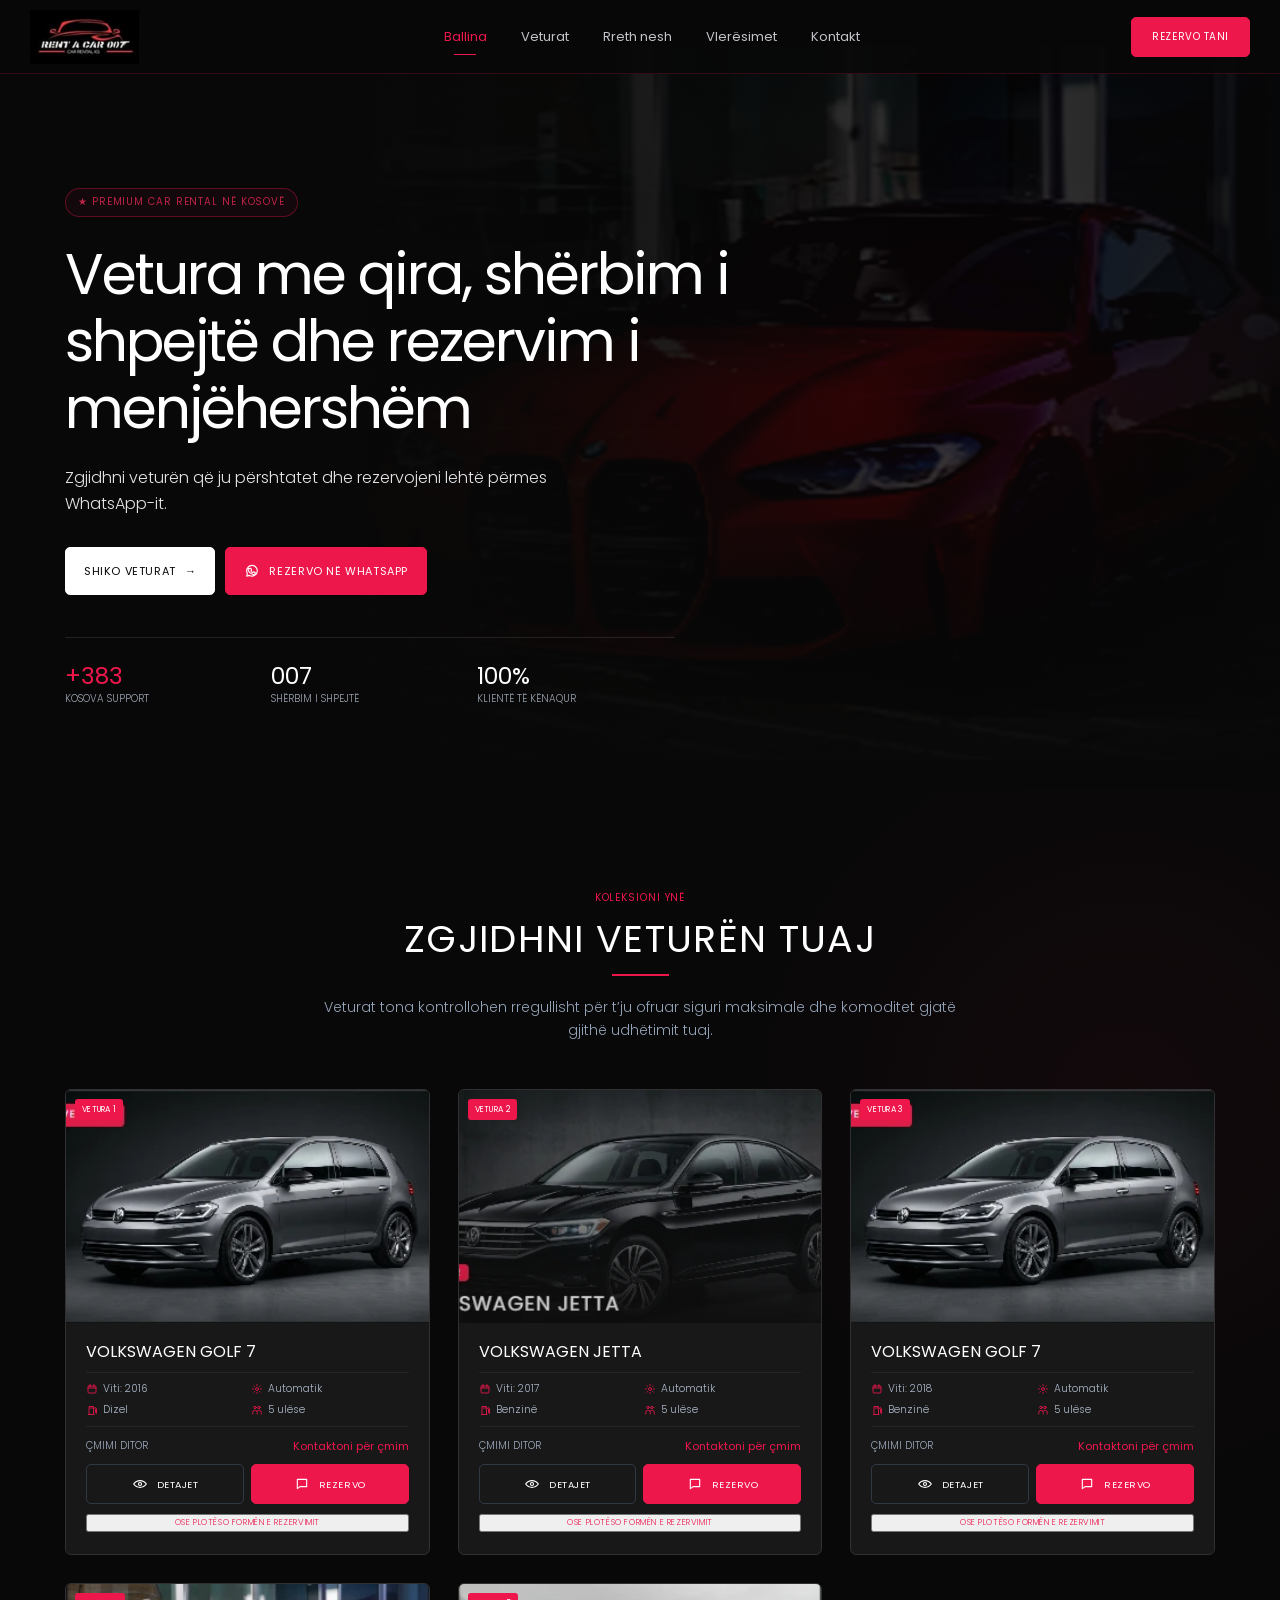
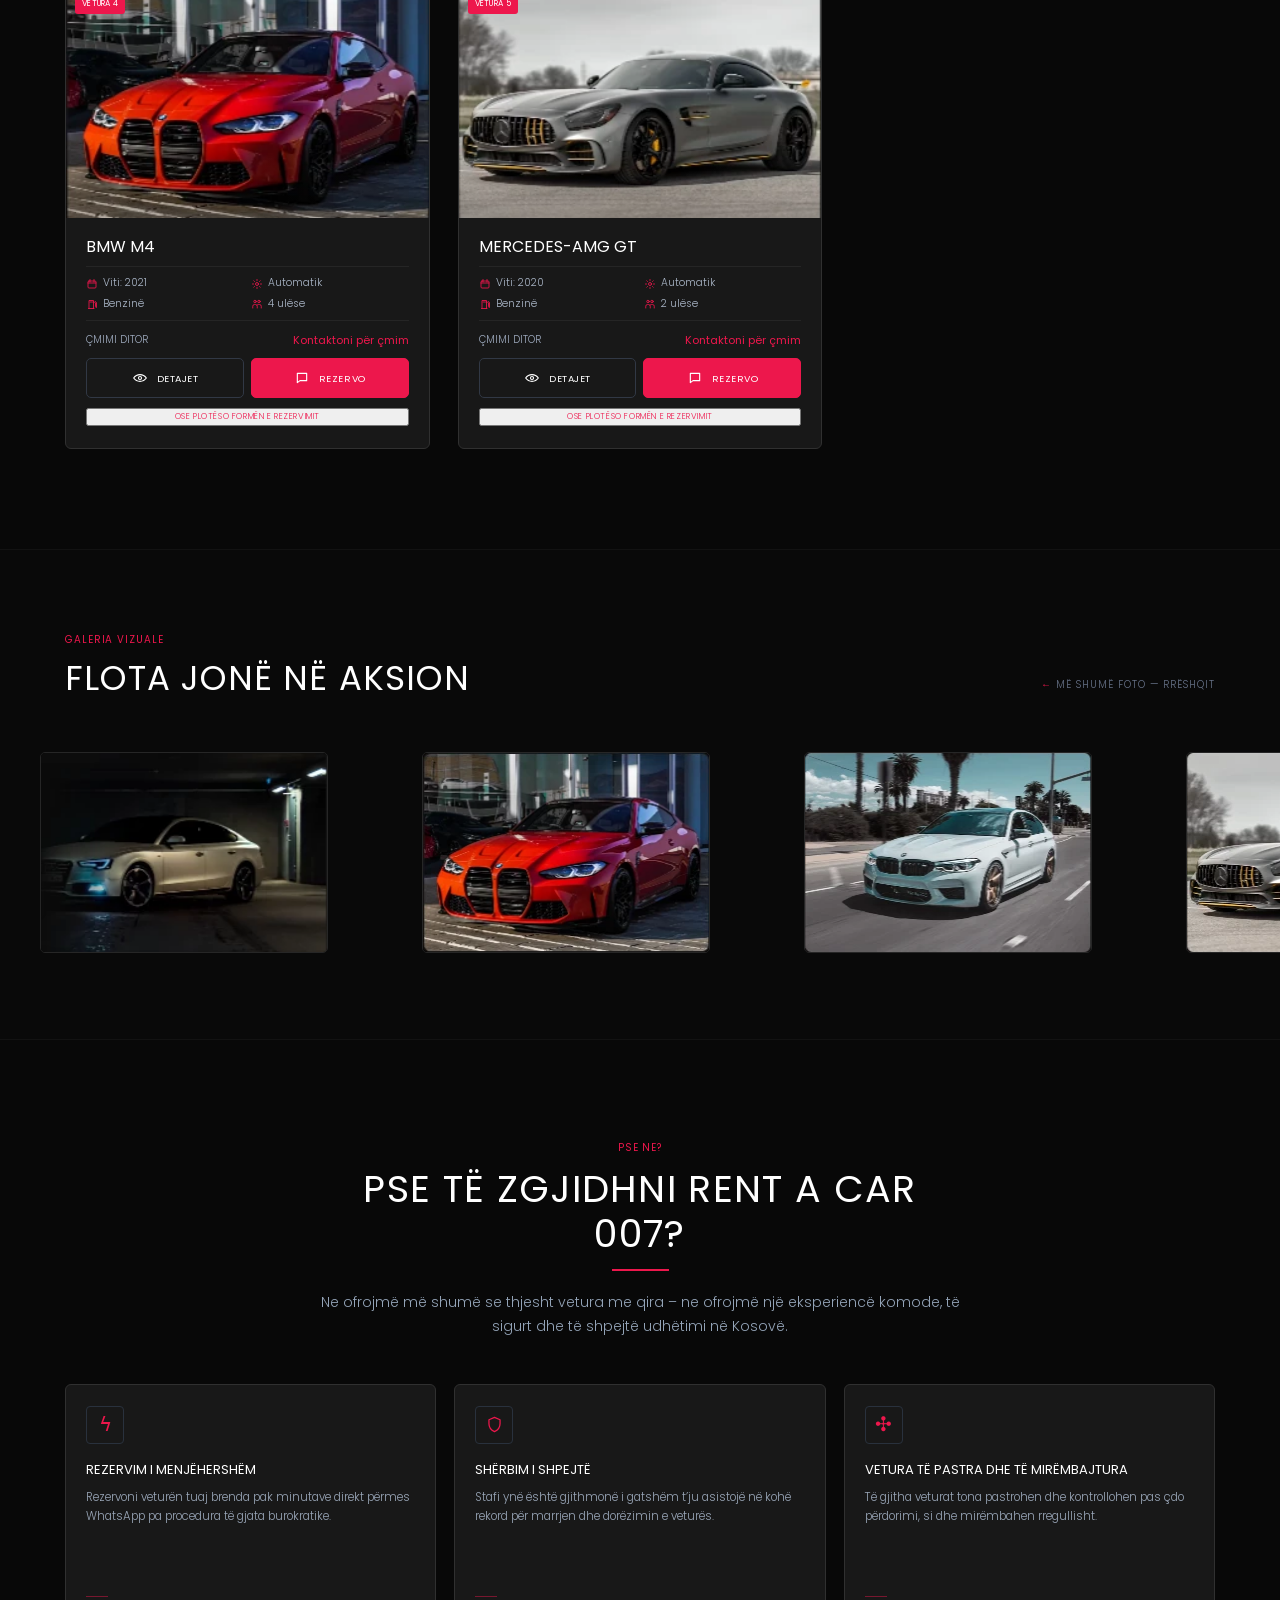
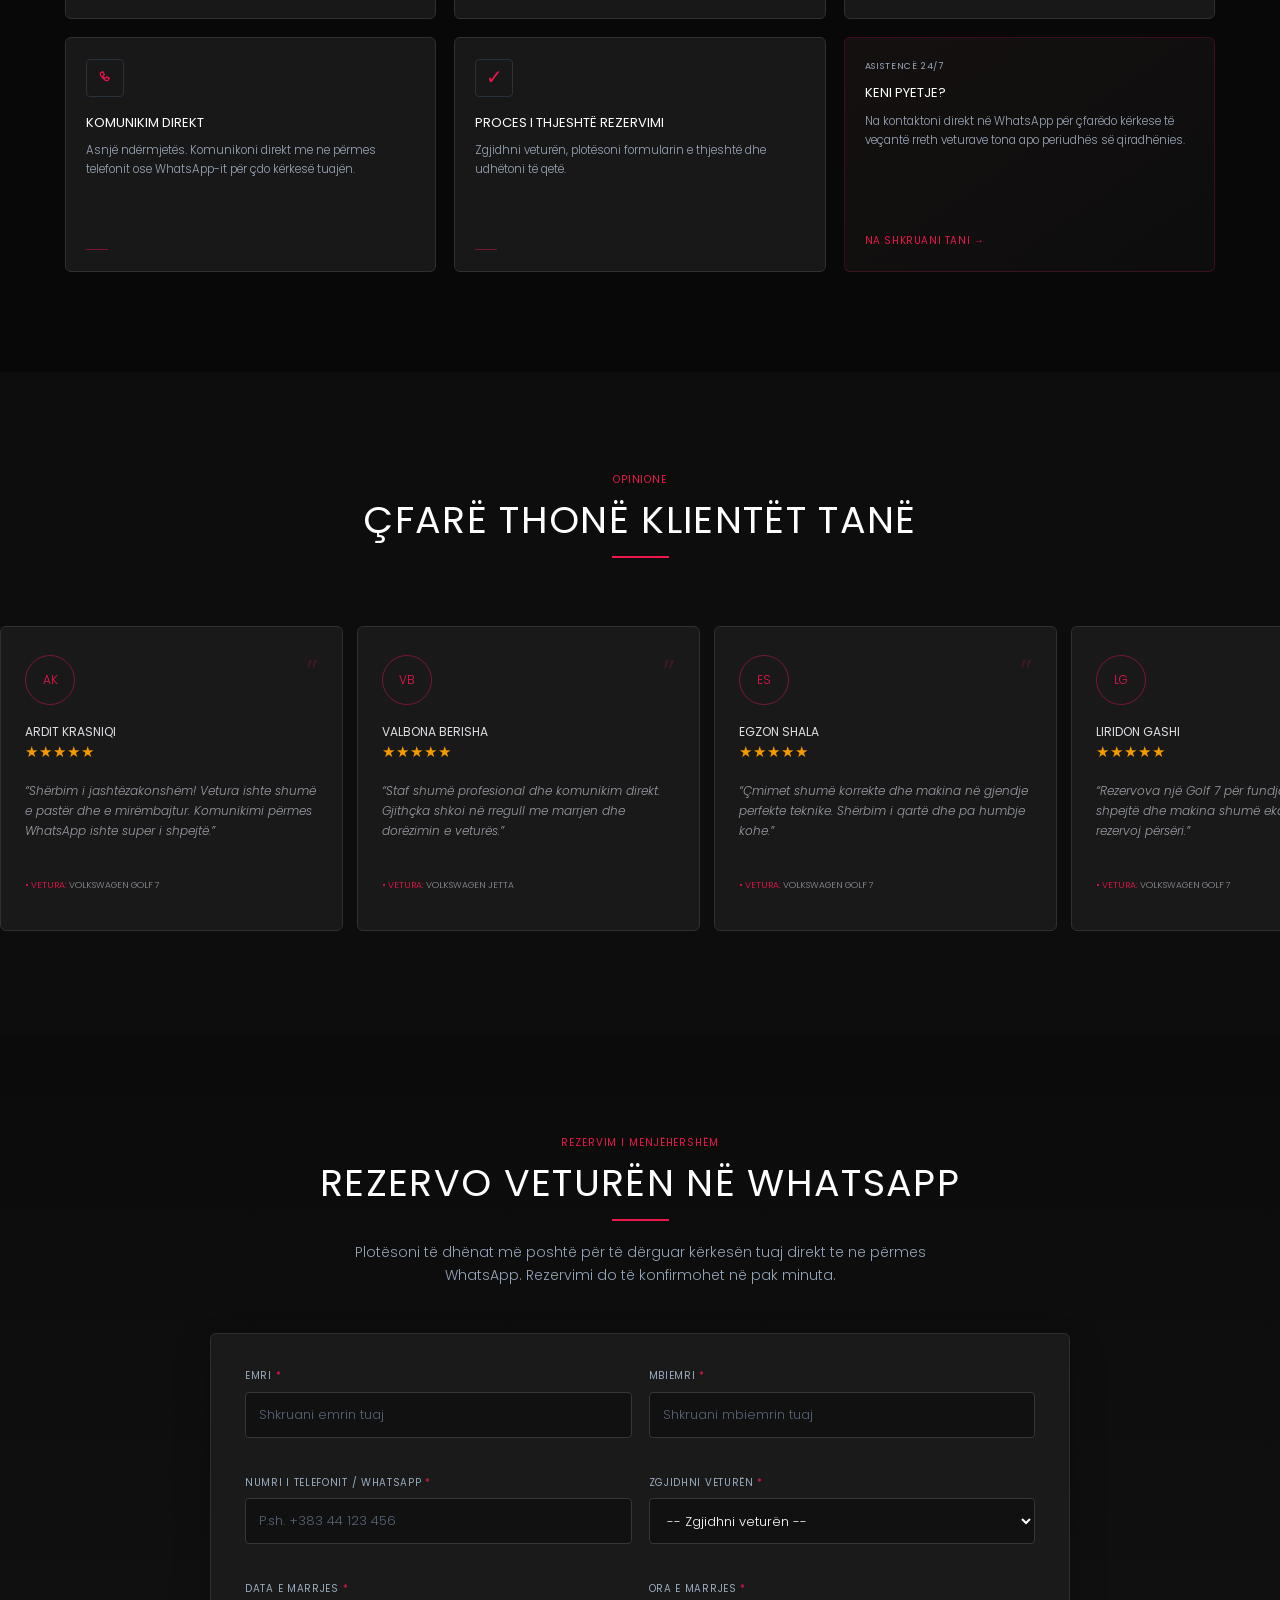
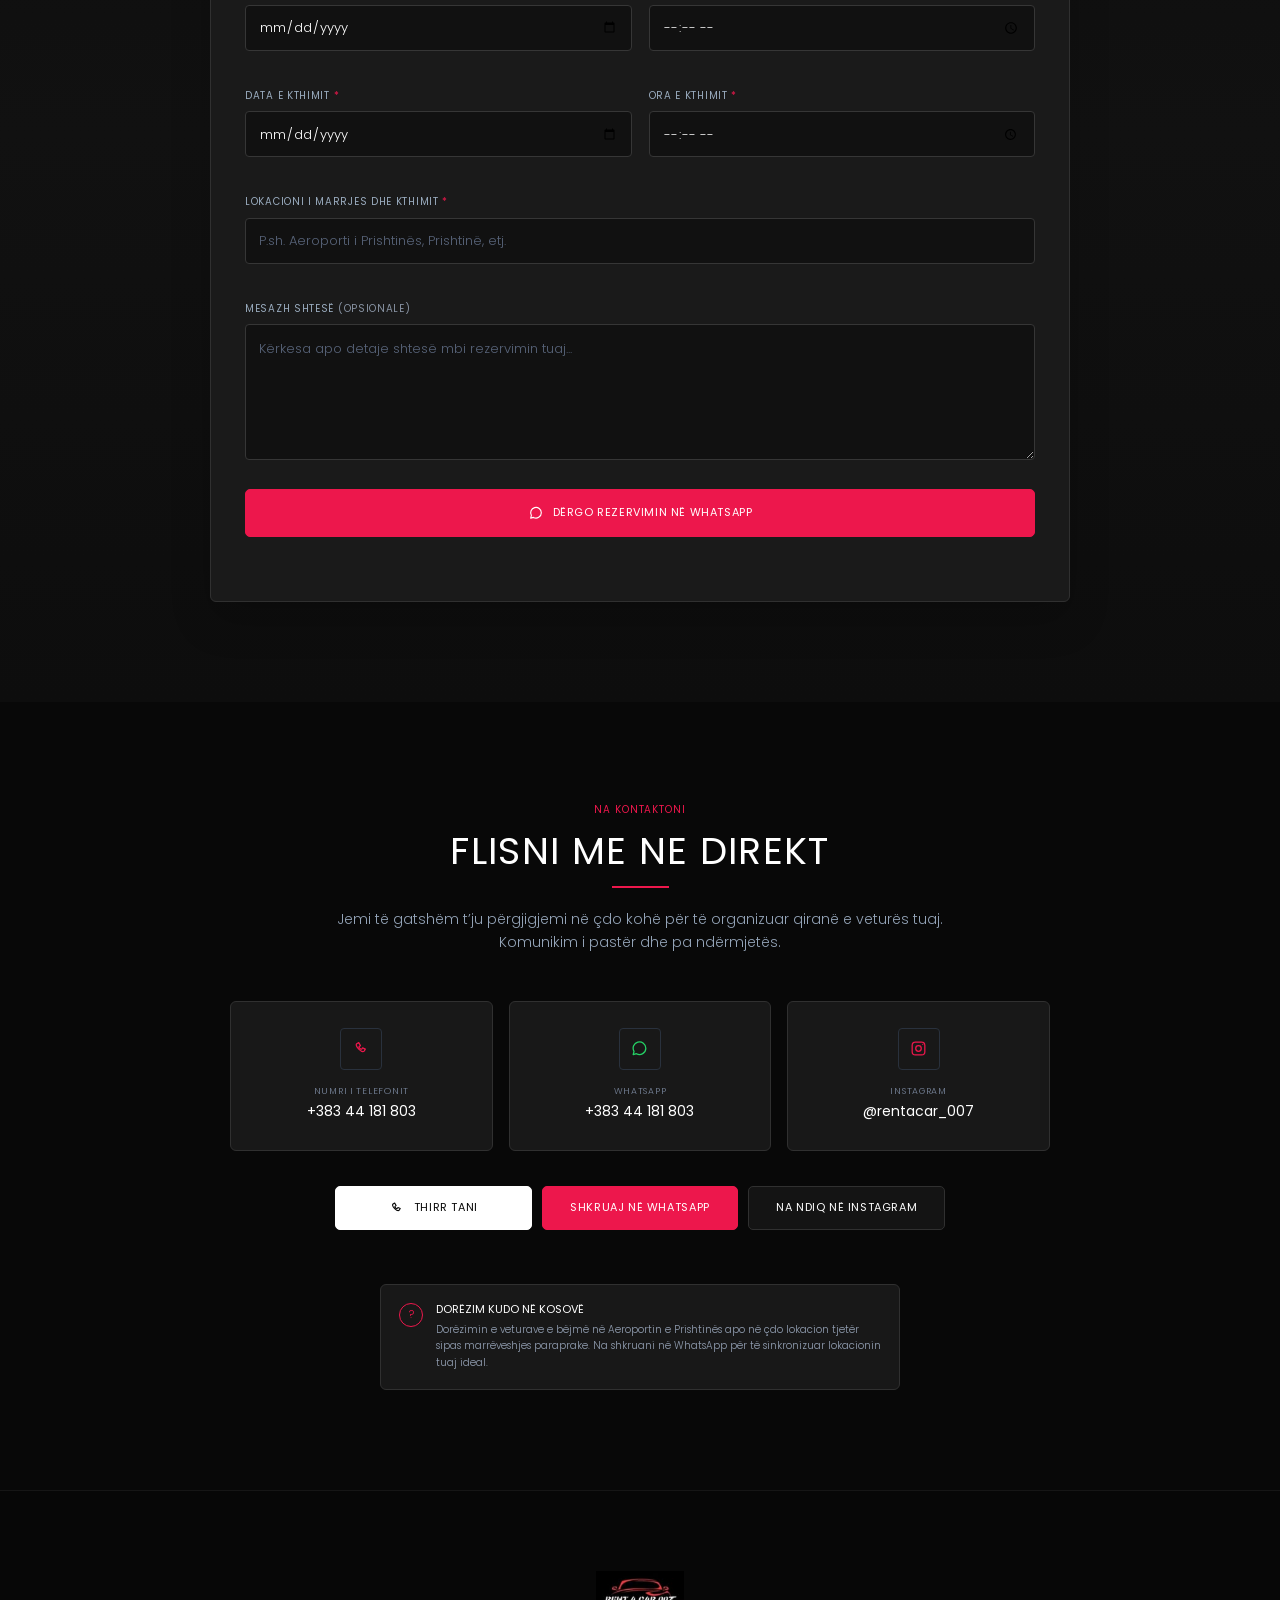
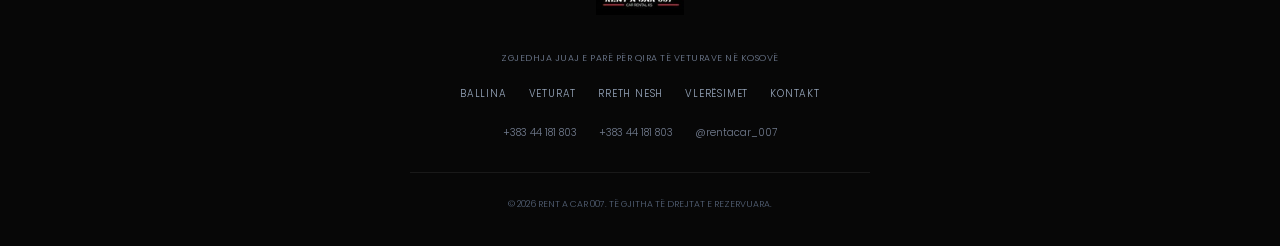
<file: index.html>
<!doctype html>
<html lang="sq">
<head>
  <meta charset="utf-8">
  <meta name="viewport" content="width=device-width, initial-scale=1, viewport-fit=cover">
  <meta name="theme-color" content="#080808">
  <meta name="description" content="Rezervoni veturën tuaj me Rent A Car 007. Shërbim i shpejtë, komunikim direkt dhe dorëzim sipas marrëveshjes në Kosovë.">
  <meta name="robots" content="index,follow">
  <title>Rent A Car 007 | Vetura me qira në Kosovë</title>

  <link rel="canonical" href="https://rentacar007.example/">
  <link rel="icon" type="image/png" href="assets/logo/favicon.png">
  <link rel="preconnect" href="https://fonts.googleapis.com">
  <link rel="preconnect" href="https://fonts.gstatic.com" crossorigin>
  <link href="https://fonts.googleapis.com/css2?family=Poppins:wght@300;400&display=swap" rel="stylesheet">
  <link rel="preload" href="assets/images/hero-car.webp" as="image" type="image/webp">
  <link rel="stylesheet" href="css/style.css?v=20260714-2">

  <meta property="og:type" content="website">
  <meta property="og:title" content="Rent A Car 007 | Vetura me qira në Kosovë">
  <meta property="og:description" content="Shërbim i shpejtë, komunikim direkt dhe dorëzim sipas marrëveshjes në Kosovë.">
  <meta property="og:image" content="assets/images/og-rentacar007.jpg">
  <meta property="og:locale" content="sq_AL">
  <meta name="twitter:card" content="summary_large_image">
  <meta name="twitter:title" content="Rent A Car 007 | Vetura me qira në Kosovë">
  <meta name="twitter:description" content="Rezervoni veturën tuaj shpejt dhe lehtë përmes WhatsApp-it.">
  <meta name="twitter:image" content="assets/images/og-rentacar007.jpg">

  <script type="application/ld+json">
  {
    "@context": "https://schema.org",
    "@type": "AutoRental",
    "name": "Rent A Car 007",
    "description": "Vetura me qira, shërbim i shpejtë dhe rezervim i menjëhershëm në Kosovë.",
    "telephone": "+38344181803",
    "areaServed": {"@type": "Country", "name": "Kosovë"},
    "sameAs": ["https://instagram.com/rentacar_007"],
    "contactPoint": {
      "@type": "ContactPoint",
      "telephone": "+38344181803",
      "contactType": "rezervime",
      "availableLanguage": ["Albanian"]
    }
  }
  </script>
</head>
<body>
  <a class="skip-link" href="#main-content">Kalo te përmbajtja</a>

  <header class="site-header" id="siteHeader">
    <div class="header-inner container-wide">
      <a class="brand" href="#ballina" aria-label="Rent A Car 007 — Ballina">
        <img src="assets/logo/rentacar007-logo.png" width="175" height="48" alt="Logoja Rent A Car 007">
      </a>

      <nav class="desktop-nav" aria-label="Navigimi kryesor">
        <a href="#ballina" class="nav-link active">Ballina</a>
        <a href="#veturat" class="nav-link">Veturat</a>
        <a href="#rreth-nesh" class="nav-link">Rreth nesh</a>
        <a href="#vleresimet" class="nav-link">Vlerësimet</a>
        <a href="#kontakt" class="nav-link">Kontakt</a>
      </nav>

      <a class="button button-primary header-cta" href="#rezervimi">Rezervo tani</a>

      <button class="menu-button" id="menuButton" type="button" aria-expanded="false" aria-controls="mobileMenu" aria-label="Hap menynë">
        <span></span><span></span><span></span>
      </button>
    </div>
  </header>

  <div class="menu-overlay" id="menuOverlay" hidden></div>
  <aside class="mobile-menu" id="mobileMenu" aria-hidden="true" aria-label="Menyja mobile">
    <div class="mobile-menu-top">
      <img src="assets/logo/rentacar007-logo.png" width="175" height="48" alt="Logoja Rent A Car 007">
      <button class="menu-close" id="menuClose" type="button" aria-label="Mbyll menynë">×</button>
    </div>
    <nav class="mobile-nav" aria-label="Navigimi mobile">
      <a href="#ballina">Ballina</a>
      <a href="#veturat">Veturat</a>
      <a href="#rreth-nesh">Rreth nesh</a>
      <a href="#vleresimet">Vlerësimet</a>
      <a href="#kontakt">Kontakt</a>
      <a href="#rezervimi" class="button button-primary">Rezervo tani</a>
    </nav>
  </aside>

  <main id="main-content">
    <section class="hero section-anchor" id="ballina" aria-labelledby="heroTitle">
      <div class="hero-glow" aria-hidden="true"></div>
      <img class="hero-car" src="assets/images/hero-car.webp" width="1440" height="1000" alt="Veturë sportive premium me ngjyrë të kuqe në ambient urban">
      <div class="hero-overlay" aria-hidden="true"></div>

      <div class="hero-content container">
        <div class="hero-copy reveal">
          <p class="eyebrow outlined"><span aria-hidden="true">★</span> Premium car rental në Kosovë</p>
          <h1 id="heroTitle">Vetura me qira, shërbim i shpejtë dhe rezervim i menjëhershëm</h1>
          <p class="hero-description">Zgjidhni veturën që ju përshtatet dhe rezervojeni lehtë përmes WhatsApp-it.</p>
          <div class="hero-actions">
            <a class="button button-light" href="#veturat">Shiko veturat <span aria-hidden="true">→</span></a>
            <a class="button button-primary js-general-whatsapp" href="https://wa.me/38344181803" target="_blank" rel="noopener">
              <svg aria-hidden="true" viewBox="0 0 24 24"><path d="M20 11.6a8 8 0 0 1-11.8 7l-4.2 1.1 1.1-4A8 8 0 1 1 20 11.6Z"/><path d="M8.8 8.4c.2-.4.4-.4.7-.4h.5c.2 0 .4.1.5.4l.8 1.9c.1.3 0 .5-.2.7l-.6.7c-.2.2-.1.4 0 .6.5.9 1.2 1.6 2.1 2.1.2.1.4.2.6 0l.8-1c.2-.2.4-.3.7-.2l1.8.9c.3.1.4.3.4.5 0 .4-.2 1.4-.9 2-.6.5-1.4.8-2.2.6-1.3-.3-3.1-1-4.8-2.5-1.4-1.2-2.5-3.1-2.8-4.4-.2-.8.1-1.6.6-2.1Z"/></svg>
              Rezervo në WhatsApp
            </a>
          </div>

          <div class="hero-stats" aria-label="Informacione të shpejta">
            <div class="stat"><strong class="accent">+383</strong><span>Kosova support</span></div>
            <div class="stat"><strong>007</strong><span>Shërbim i shpejtë</span></div>
            <div class="stat"><strong>100%</strong><span>Klientë të kënaqur</span></div>
          </div>
        </div>
      </div>
    </section>

    <section class="section section-anchor vehicles-section" id="veturat" aria-labelledby="vehiclesTitle">
      <div class="container">
        <div class="section-heading centered reveal">
          <p class="eyebrow">Koleksioni ynë</p>
          <h2 id="vehiclesTitle">Zgjidhni veturën tuaj</h2>
          <span class="heading-line" aria-hidden="true"></span>
          <p>Veturat tona kontrollohen rregullisht për t’ju ofruar siguri maksimale dhe komoditet gjatë gjithë udhëtimit tuaj.</p>
        </div>
        <div class="vehicle-grid" id="vehicleGrid" aria-live="polite"></div>
      </div>
    </section>

    <section class="gallery-section" aria-labelledby="galleryTitle">
      <div class="container gallery-heading reveal">
        <div>
          <p class="eyebrow">Galeria vizuale</p>
          <h2 id="galleryTitle">Flota jonë në aksion</h2>
        </div>
        <p class="gallery-hint"><span aria-hidden="true">←</span> Më shumë foto — rrëshqit</p>
      </div>
      <div class="marquee gallery-marquee" data-marquee="left" data-speed="55" aria-label="Galeri e veturave në lëvizje">
        <div class="marquee-track" id="galleryTrack"></div>
      </div>
    </section>

    <section class="section section-anchor why-section" id="rreth-nesh" aria-labelledby="whyTitle">
      <div class="container">
        <div class="section-heading centered reveal">
          <p class="eyebrow">Pse ne?</p>
          <h2 id="whyTitle">Pse të zgjidhni Rent A Car 007?</h2>
          <span class="heading-line" aria-hidden="true"></span>
          <p>Ne ofrojmë më shumë se thjesht vetura me qira – ne ofrojmë një eksperiencë komode, të sigurt dhe të shpejtë udhëtimi në Kosovë.</p>
        </div>

        <div class="benefit-grid">
          <article class="benefit-card reveal">
            <div class="icon-box" aria-hidden="true">ϟ</div>
            <h3>Rezervim i menjëhershëm</h3>
            <p>Rezervoni veturën tuaj brenda pak minutave direkt përmes WhatsApp pa procedura të gjata burokratike.</p>
            <span class="card-line" aria-hidden="true"></span>
          </article>
          <article class="benefit-card reveal">
            <div class="icon-box" aria-hidden="true">
              <svg viewBox="0 0 24 24"><path d="M12 3 5 6v5c0 4.5 2.8 8.1 7 10 4.2-1.9 7-5.5 7-10V6l-7-3Z"/></svg>
            </div>
            <h3>Shërbim i shpejtë</h3>
            <p>Stafi ynë është gjithmonë i gatshëm t’ju asistojë në kohë rekord për marrjen dhe dorëzimin e veturës.</p>
            <span class="card-line" aria-hidden="true"></span>
          </article>
          <article class="benefit-card reveal">
            <div class="icon-box" aria-hidden="true">✣</div>
            <h3>Vetura të pastra dhe të mirëmbajtura</h3>
            <p>Të gjitha veturat tona pastrohen dhe kontrollohen pas çdo përdorimi, si dhe mirëmbahen rregullisht.</p>
            <span class="card-line" aria-hidden="true"></span>
          </article>
          <article class="benefit-card reveal">
            <div class="icon-box" aria-hidden="true">
              <svg viewBox="0 0 24 24"><path d="M8.5 4.5 6 6c-1 1-.2 4 2.5 6.8 2.8 2.7 5.8 3.5 6.8 2.5l1.5-2.5-3.4-1.6-1.1 1.5c-.4.5-1.5.1-2.4-.8-.9-.9-1.3-2-.8-2.4l1.5-1.1-2.1-3.9Z"/></svg>
            </div>
            <h3>Komunikim direkt</h3>
            <p>Asnjë ndërmjetës. Komunikoni direkt me ne përmes telefonit ose WhatsApp-it për çdo kërkesë tuajën.</p>
            <span class="card-line" aria-hidden="true"></span>
          </article>
          <article class="benefit-card reveal">
            <div class="icon-box" aria-hidden="true">✓</div>
            <h3>Proces i thjeshtë rezervimi</h3>
            <p>Zgjidhni veturën, plotësoni formularin e thjeshtë dhe udhëtoni të qetë.</p>
            <span class="card-line" aria-hidden="true"></span>
          </article>
          <article class="benefit-card contact-benefit reveal">
            <p class="eyebrow">Asistencë 24/7</p>
            <h3>Keni pyetje?</h3>
            <p>Na kontaktoni direkt në WhatsApp për çfarëdo kërkese të veçantë rreth veturave tona apo periudhës së qiradhënies.</p>
            <a class="text-link js-general-whatsapp" href="https://wa.me/38344181803" target="_blank" rel="noopener">Na shkruani tani <span aria-hidden="true">→</span></a>
          </article>
        </div>
      </div>
    </section>

    <section class="section section-anchor reviews-section" id="vleresimet" aria-labelledby="reviewsTitle">
      <div class="container">
        <div class="section-heading centered reveal">
          <p class="eyebrow">Opinione</p>
          <h2 id="reviewsTitle">Çfarë thonë klientët tanë</h2>
          <span class="heading-line" aria-hidden="true"></span>
        </div>
      </div>
      <div class="marquee reviews-marquee" data-marquee="right" data-speed="62" aria-label="Vlerësime të klientëve në lëvizje">
        <div class="marquee-track" id="reviewsTrack"></div>
      </div>
    </section>

    <section class="section section-anchor booking-section" id="rezervimi" aria-labelledby="bookingTitle">
      <div class="container booking-container">
        <div class="section-heading centered reveal">
          <p class="eyebrow">Rezervim i menjëhershëm</p>
          <h2 id="bookingTitle">Rezervo veturën në WhatsApp</h2>
          <span class="heading-line" aria-hidden="true"></span>
          <p>Plotësoni të dhënat më poshtë për të dërguar kërkesën tuaj direkt te ne përmes WhatsApp. Rezervimi do të konfirmohet në pak minuta.</p>
        </div>

        <form class="booking-form reveal" id="bookingForm" novalidate>
          <div class="form-grid">
            <div class="form-field">
              <label for="firstName">Emri <span>*</span></label>
              <input id="firstName" name="firstName" type="text" autocomplete="given-name" placeholder="Shkruani emrin tuaj" required>
              <small class="field-error" id="firstNameError"></small>
            </div>
            <div class="form-field">
              <label for="lastName">Mbiemri <span>*</span></label>
              <input id="lastName" name="lastName" type="text" autocomplete="family-name" placeholder="Shkruani mbiemrin tuaj" required>
              <small class="field-error" id="lastNameError"></small>
            </div>
            <div class="form-field">
              <label for="phone">Numri i telefonit / WhatsApp <span>*</span></label>
              <input id="phone" name="phone" type="tel" autocomplete="tel" inputmode="tel" placeholder="P.sh. +383 44 123 456" required>
              <small class="field-error" id="phoneError"></small>
            </div>
            <div class="form-field">
              <label for="vehicleSelect">Zgjidhni veturën <span>*</span></label>
              <select id="vehicleSelect" name="vehicle" required>
                <option value="">-- Zgjidhni veturën --</option>
              </select>
              <small class="field-error" id="vehicleSelectError"></small>
            </div>
            <div class="form-field">
              <label for="pickupDate">Data e marrjes <span>*</span></label>
              <input id="pickupDate" name="pickupDate" type="date" required>
              <small class="field-error" id="pickupDateError"></small>
            </div>
            <div class="form-field">
              <label for="pickupTime">Ora e marrjes <span>*</span></label>
              <input id="pickupTime" name="pickupTime" type="time" required>
              <small class="field-error" id="pickupTimeError"></small>
            </div>
            <div class="form-field">
              <label for="returnDate">Data e kthimit <span>*</span></label>
              <input id="returnDate" name="returnDate" type="date" required>
              <small class="field-error" id="returnDateError"></small>
            </div>
            <div class="form-field">
              <label for="returnTime">Ora e kthimit <span>*</span></label>
              <input id="returnTime" name="returnTime" type="time" required>
              <small class="field-error" id="returnTimeError"></small>
            </div>
            <div class="form-field full-width">
              <label for="location">Lokacioni i marrjes dhe kthimit <span>*</span></label>
              <input id="location" name="location" type="text" autocomplete="street-address" placeholder="P.sh. Aeroporti i Prishtinës, Prishtinë, etj." required>
              <small class="field-error" id="locationError"></small>
            </div>
            <div class="form-field full-width">
              <label for="message">Mesazh shtesë <span class="optional">(opsionale)</span></label>
              <textarea id="message" name="message" rows="5" placeholder="Kërkesa apo detaje shtesë mbi rezervimin tuaj..."></textarea>
            </div>
          </div>
          <button class="button button-primary submit-button" type="submit">
            <svg aria-hidden="true" viewBox="0 0 24 24"><path d="M20 11.6a8 8 0 0 1-11.8 7l-4.2 1.1 1.1-4A8 8 0 1 1 20 11.6Z"/></svg>
            Dërgo rezervimin në WhatsApp
          </button>
          <p class="form-status" id="formStatus" role="status" aria-live="polite"></p>
        </form>
      </div>
    </section>

    <section class="section section-anchor contact-section" id="kontakt" aria-labelledby="contactTitle">
      <div class="container">
        <div class="section-heading centered reveal">
          <p class="eyebrow">Na kontaktoni</p>
          <h2 id="contactTitle">Flisni me ne direkt</h2>
          <span class="heading-line" aria-hidden="true"></span>
          <p>Jemi të gatshëm t’ju përgjigjemi në çdo kohë për të organizuar qiranë e veturës tuaj. Komunikim i pastër dhe pa ndërmjetës.</p>
        </div>

        <div class="contact-cards">
          <a class="contact-card reveal" href="tel:+38344181803">
            <div class="contact-icon" aria-hidden="true">
              <svg viewBox="0 0 24 24"><path d="M8.5 4.5 6 6c-1 1-.2 4 2.5 6.8 2.8 2.7 5.8 3.5 6.8 2.5l1.5-2.5-3.4-1.6-1.1 1.5c-.4.5-1.5.1-2.4-.8-.9-.9-1.3-2-.8-2.4l1.5-1.1-2.1-3.9Z"/></svg>
            </div>
            <span>Numri i telefonit</span>
            <strong>+383 44 181 803</strong>
          </a>
          <a class="contact-card reveal" href="https://wa.me/38344181803" target="_blank" rel="noopener">
            <div class="contact-icon whatsapp" aria-hidden="true">
              <svg viewBox="0 0 24 24"><path d="M20 11.6a8 8 0 0 1-11.8 7l-4.2 1.1 1.1-4A8 8 0 1 1 20 11.6Z"/></svg>
            </div>
            <span>WhatsApp</span>
            <strong>+383 44 181 803</strong>
          </a>
          <a class="contact-card reveal" href="https://instagram.com/rentacar_007" target="_blank" rel="noopener">
            <div class="contact-icon" aria-hidden="true">
              <svg viewBox="0 0 24 24"><rect x="4" y="4" width="16" height="16" rx="4"/><circle cx="12" cy="12" r="3.5"/><path d="M17.4 6.7h.01"/></svg>
            </div>
            <span>Instagram</span>
            <strong>@rentacar_007</strong>
          </a>
        </div>

        <div class="contact-actions reveal">
          <a class="button button-light" href="tel:+38344181803">
            <svg aria-hidden="true" viewBox="0 0 24 24"><path d="M8.5 4.5 6 6c-1 1-.2 4 2.5 6.8 2.8 2.7 5.8 3.5 6.8 2.5l1.5-2.5-3.4-1.6-1.1 1.5c-.4.5-1.5.1-2.4-.8-.9-.9-1.3-2-.8-2.4l1.5-1.1-2.1-3.9Z"/></svg>
            Thirr tani
          </a>
          <a class="button button-primary js-general-whatsapp" href="https://wa.me/38344181803" target="_blank" rel="noopener">Shkruaj në WhatsApp</a>
          <a class="button button-dark" href="https://instagram.com/rentacar_007" target="_blank" rel="noopener">Na ndiq në Instagram</a>
        </div>

        <div class="delivery-box reveal">
          <div class="delivery-icon" aria-hidden="true">?</div>
          <div>
            <h3>Dorëzim kudo në Kosovë</h3>
            <p>Dorëzimin e veturave e bëjmë në Aeroportin e Prishtinës apo në çdo lokacion tjetër sipas marrëveshjes paraprake. Na shkruani në WhatsApp për të sinkronizuar lokacionin tuaj ideal.</p>
          </div>
        </div>
      </div>
    </section>
  </main>

  <footer class="site-footer">
    <div class="container footer-inner">
      <a href="#ballina" class="footer-logo" aria-label="Kthehu në ballinë">
        <img src="assets/logo/rentacar007-logo.png" width="175" height="48" alt="Logoja Rent A Car 007">
      </a>
      <p class="footer-slogan">Zgjedhja juaj e parë për qira të veturave në Kosovë</p>
      <nav class="footer-nav" aria-label="Navigimi në fund të faqes">
        <a href="#ballina">Ballina</a>
        <a href="#veturat">Veturat</a>
        <a href="#rreth-nesh">Rreth nesh</a>
        <a href="#vleresimet">Vlerësimet</a>
        <a href="#kontakt">Kontakt</a>
      </nav>
      <div class="footer-contacts">
        <a href="tel:+38344181803">+383 44 181 803</a>
        <a href="https://wa.me/38344181803" target="_blank" rel="noopener">+383 44 181 803</a>
        <a href="https://instagram.com/rentacar_007" target="_blank" rel="noopener">@rentacar_007</a>
      </div>
      <div class="footer-divider"></div>
      <p class="copyright">© 2026 Rent A Car 007. Të gjitha të drejtat e rezervuara.</p>
    </div>
  </footer>

  <div class="modal-backdrop" id="vehicleModal" hidden>
    <div class="vehicle-modal" role="dialog" aria-modal="true" aria-labelledby="modalTitle" aria-describedby="modalDescription">
      <button class="modal-close" id="modalClose" type="button" aria-label="Mbyll detajet">×</button>
      <div class="modal-image-wrap">
        <img id="modalImage" src="assets/images/volkswagen-golf-7.webp" width="720" height="405" alt="">
        <div class="modal-image-gradient" aria-hidden="true"></div>
        <div class="modal-image-text">
          <span class="vehicle-tag" id="modalTag">Vetura 1</span>
          <h2 id="modalTitle">Volkswagen Golf 7</h2>
        </div>
      </div>
      <div class="modal-body">
        <p id="modalDescription"></p>
        <dl class="modal-specs">
          <div><dt>Viti i prodhimit</dt><dd id="modalYear"></dd></div>
          <div><dt>Transmisioni</dt><dd id="modalTransmission"></dd></div>
          <div><dt>Karburanti</dt><dd id="modalFuel"></dd></div>
          <div><dt>Numri i ulëseve</dt><dd id="modalSeats"></dd></div>
        </dl>
        <div class="price-notice">
          <span aria-hidden="true">!</span>
          <p>Çmimet tona janë të negociueshme dhe varen nga kohëzgjatja e qirasë. Ju lutem na kontaktoni për një ofertë të personalizuar.</p>
        </div>
        <div class="modal-actions">
          <button class="button button-light" id="modalFormButton" type="button">Rezervo me formë</button>
          <a class="button button-primary" id="modalWhatsappButton" href="https://wa.me/38344181803" target="_blank" rel="noopener">Qira në WhatsApp</a>
        </div>
      </div>
    </div>
  </div>

  <script src="js/script.js?v=20260714-2" defer></script>
</body>
</html>
</file>
<file: css/style.css>
:root {
  --bg: #080808;
  --bg-2: #0d0d0d;
  --card: #181818;
  --input: #111111;
  --border: #303030;
  --border-soft: rgba(255, 255, 255, 0.12);
  --red: #ed174c;
  --red-dark: #b90f37;
  --white: #ffffff;
  --text: #b8bbc5;
  --muted: #7e8493;
  --green: #25d366;
  --header-height: 72px;
  --container: 1150px;
  --page-padding: 20px;
}

*, *::before, *::after {
  box-sizing: border-box;
}

html {
  scroll-behavior: smooth;
  scroll-padding-top: calc(var(--header-height) + 12px);
  background: var(--bg);
}

body {
  margin: 0;
  min-width: 320px;
  overflow-x: hidden;
  background: var(--bg);
  color: var(--white);
  font-family: "Poppins", Arial, sans-serif;
  font-weight: 300;
  line-height: 1.65;
  -webkit-font-smoothing: antialiased;
  text-rendering: optimizeLegibility;
}

body.no-scroll {
  overflow: hidden;
}

img, svg {
  display: block;
  max-width: 100%;
}

button, input, select, textarea {
  font: inherit;
}

button, a {
  -webkit-tap-highlight-color: transparent;
}

a {
  color: inherit;
  text-decoration: none;
}

h1, h2, h3, p {
  margin-top: 0;
}

h1, h2, h3, strong, .button, .nav-link {
  font-weight: 400;
}

h1, h2, h3 {
  line-height: 1.18;
}

::selection {
  background: var(--red);
  color: var(--white);
}

:focus-visible {
  outline: 2px solid var(--red);
  outline-offset: 3px;
}

.skip-link {
  position: fixed;
  top: 8px;
  left: 8px;
  z-index: 9999;
  transform: translateY(-150%);
  padding: 10px 14px;
  background: var(--white);
  color: var(--bg);
  font-weight: 400;
}

.skip-link:focus {
  transform: translateY(0);
}

.container,
.container-wide {
  width: min(100% - (var(--page-padding) * 2), var(--container));
  margin-inline: auto;
}

.container-wide {
  --container: 1220px;
}


/* Ruaj hapësirë të dukshme në të dy anët në çdo ekran. */
.container,
.container-wide {
  padding-inline: 0;
}

.hero-copy,
.vehicle-card,
.benefit-card,
.contact-card {
  min-width: 0;
}

.section-anchor {
  scroll-margin-top: calc(var(--header-height) + 10px);
}

.section {
  padding: 88px 0;
}

.site-header {
  position: fixed;
  inset: 0 0 auto 0;
  z-index: 1000;
  height: var(--header-height);
  background: rgba(8, 8, 8, 0.9);
  border-bottom: 1px solid rgba(237, 23, 76, 0.2);
  transition: background 220ms ease, box-shadow 220ms ease;
}

.site-header.scrolled {
  background: rgba(8, 8, 8, 0.97);
  box-shadow: 0 12px 30px rgba(0, 0, 0, 0.28);
  backdrop-filter: blur(14px);
}

.header-inner {
  height: 100%;
  display: flex;
  align-items: center;
  justify-content: space-between;
  gap: 20px;
}

.brand,
.footer-logo {
  flex: 0 0 auto;
  display: inline-flex;
  align-items: center;
}

.brand img {
  width: 126px;
  height: 50px;
  object-fit: contain;
  object-position: left center;
}

.desktop-nav {
  display: none;
  align-items: center;
  justify-content: center;
  gap: 34px;
}

.nav-link {
  position: relative;
  padding: 24px 0;
  color: #c2c3c9;
  font-size: 13px;
  transition: color 180ms ease;
}

.nav-link::after {
  content: "";
  position: absolute;
  left: 50%;
  bottom: 16px;
  width: 0;
  height: 1px;
  background: var(--red);
  transform: translateX(-50%);
  transition: width 180ms ease;
}

.nav-link:hover,
.nav-link.active {
  color: var(--red);
}

.nav-link.active::after {
  width: 22px;
}

.button {
  min-height: 44px;
  display: inline-flex;
  align-items: center;
  justify-content: center;
  gap: 9px;
  border: 1px solid transparent;
  border-radius: 5px;
  padding: 12px 18px;
  color: var(--white);
  background: transparent;
  font-size: 11px;
  line-height: 1.2;
  letter-spacing: 0.055em;
  text-transform: uppercase;
  cursor: pointer;
  transition: transform 180ms ease, background 180ms ease, border-color 180ms ease, color 180ms ease;
}

.button:hover {
  transform: translateY(-2px);
}

.button svg {
  width: 16px;
  height: 16px;
  fill: none;
  stroke: currentColor;
  stroke-width: 1.7;
  stroke-linecap: round;
  stroke-linejoin: round;
  flex: 0 0 auto;
}

.button-primary {
  background: var(--red);
  border-color: var(--red);
  color: var(--white);
}

.button-primary:hover {
  background: #ff1f56;
  border-color: #ff1f56;
}

.button-light {
  background: var(--white);
  border-color: var(--white);
  color: #070707;
}

.button-light:hover {
  background: #e9e9e9;
  border-color: #e9e9e9;
}

.button-dark {
  background: #141414;
  border-color: var(--border);
}

.button-dark:hover {
  border-color: var(--red);
}

.header-cta {
  display: none;
  min-height: 40px;
  padding-inline: 20px;
  font-size: 10px;
}

.menu-button {
  width: 46px;
  height: 46px;
  display: grid;
  place-content: center;
  gap: 5px;
  border: 1px solid var(--border);
  border-radius: 5px;
  background: #111;
  cursor: pointer;
}

.menu-button span {
  width: 20px;
  height: 1px;
  background: var(--white);
}

.menu-overlay {
  position: fixed;
  inset: 0;
  z-index: 1090;
  background: rgba(0, 0, 0, 0.75);
  backdrop-filter: blur(3px);
  opacity: 0;
  transition: opacity 220ms ease;
}

.menu-overlay.visible {
  opacity: 1;
}

.mobile-menu {
  position: fixed;
  inset: 0 0 0 auto;
  z-index: 1100;
  width: min(88vw, 360px);
  padding: 18px 20px 30px;
  background: #0b0b0b;
  border-left: 1px solid rgba(237, 23, 76, 0.28);
  transform: translateX(102%);
  visibility: hidden;
  transition: transform 260ms ease, visibility 260ms ease;
}

.mobile-menu.open {
  transform: translateX(0);
  visibility: visible;
}

.mobile-menu-top {
  display: flex;
  align-items: center;
  justify-content: space-between;
  gap: 14px;
  padding-bottom: 20px;
  border-bottom: 1px solid var(--border-soft);
}

.mobile-menu-top img {
  width: 150px;
  height: 60px;
  object-fit: contain;
  object-position: left center;
}

.menu-close,
.modal-close {
  width: 44px;
  height: 44px;
  border: 1px solid var(--border);
  border-radius: 50%;
  background: #11161c;
  color: var(--text);
  font-size: 26px;
  line-height: 1;
  cursor: pointer;
}

.mobile-nav {
  display: grid;
  gap: 5px;
  padding-top: 22px;
}

.mobile-nav > a:not(.button) {
  min-height: 52px;
  display: flex;
  align-items: center;
  border-bottom: 1px solid rgba(255,255,255,0.07);
  color: #d8d8dc;
  font-weight: 400;
  font-size: 15px;
}

.mobile-nav .button {
  margin-top: 18px;
  min-height: 50px;
}

.hero {
  position: relative;
  min-height: 720px;
  display: flex;
  align-items: center;
  overflow: hidden;
  padding-top: var(--header-height);
  background:
    radial-gradient(circle at 78% 50%, rgba(165, 0, 35, 0.16), transparent 36%),
    linear-gradient(180deg, #090909, #070707);
}

.hero-car {
  position: absolute;
  z-index: 0;
  right: -44%;
  top: 18%;
  width: 138%;
  height: 76%;
  object-fit: cover;
  object-position: center;
  filter: brightness(0.38) saturate(0.85) contrast(1.1);
  opacity: 0.82;
  transform: scale(1.04);
}

.hero-overlay {
  position: absolute;
  inset: 0;
  z-index: 1;
  background:
    linear-gradient(90deg, rgba(8,8,8,0.98) 0%, rgba(8,8,8,0.92) 42%, rgba(8,8,8,0.38) 77%, rgba(8,8,8,0.86) 100%),
    linear-gradient(180deg, rgba(8,8,8,0.2) 0%, rgba(8,8,8,0.05) 52%, #080808 100%);
}

.hero-glow {
  position: absolute;
  z-index: 0;
  right: 8%;
  top: 30%;
  width: 50vw;
  height: 32vw;
  border-radius: 50%;
  background: rgba(237, 23, 76, 0.17);
  filter: blur(90px);
}

.hero-content {
  position: relative;
  z-index: 2;
  width: min(100% - (var(--page-padding) * 2), var(--container));
  margin-inline: auto;
  padding-top: 50px;
  padding-bottom: 48px;
}

.hero-copy {
  max-width: 700px;
}

.eyebrow {
  margin-bottom: 10px;
  color: var(--red);
  font-size: 10px;
  font-weight: 400;
  letter-spacing: 0.09em;
  text-transform: uppercase;
}

.eyebrow.outlined {
  width: fit-content;
  margin-bottom: 24px;
  padding: 5px 12px;
  border: 1px solid rgba(237,23,76,0.35);
  border-radius: 999px;
  color: #bc2346;
  background: rgba(237, 23, 76, 0.05);
}

.hero h1 {
  max-width: 690px;
  margin-bottom: 22px;
  font-size: clamp(34px, 9.2vw, 50px);
  letter-spacing: -0.035em;
}

.hero-description {
  max-width: 550px;
  margin-bottom: 30px;
  color: #e4e4e7;
  font-size: 15px;
}

.hero-actions {
  display: grid;
  grid-template-columns: 1fr;
  gap: 10px;
  max-width: 440px;
}

.hero-actions .button {
  min-height: 48px;
}

.hero-stats {
  display: grid;
  grid-template-columns: repeat(3, minmax(0, 1fr));
  gap: 8px;
  max-width: 610px;
  margin-top: 42px;
  padding-top: 25px;
  border-top: 1px solid rgba(255,255,255,0.1);
}

.stat {
  min-width: 0;
  display: grid;
  gap: 1px;
}

.stat strong {
  font-size: 22px;
  line-height: 1.2;
}

.stat strong.accent {
  color: var(--red);
}

.stat span {
  overflow-wrap: anywhere;
  color: #9ba3b0;
  font-size: 9px;
  line-height: 1.35;
  text-transform: uppercase;
}

.section-heading {
  max-width: 650px;
  margin: 0 auto 46px;
}

.section-heading.centered {
  text-align: center;
}

.section-heading h2,
.gallery-heading h2 {
  margin-bottom: 13px;
  font-size: clamp(28px, 7vw, 38px);
  letter-spacing: 0.035em;
  text-transform: uppercase;
}

.heading-line {
  display: block;
  width: 57px;
  height: 2px;
  margin: 0 auto 20px;
  background: var(--red);
}

.section-heading > p:last-child:not(.eyebrow):not(.example-badge) {
  margin: 0;
  color: #93a3b7;
  font-size: 14px;
}

.vehicles-section {
  background:
    radial-gradient(circle at 88% 23%, rgba(237,23,76,0.045), transparent 28%),
    var(--bg);
}

.vehicle-grid,
.benefit-grid,
.contact-cards {
  min-width: 0;
  display: grid;
}

.vehicle-grid {
  grid-template-columns: repeat(2, minmax(0, 1fr));
  gap: 11px;
}

.vehicle-card {
  min-width: 0;
  overflow: hidden;
  border: 1px solid var(--border);
  border-radius: 6px;
  background: var(--card);
  transition: border-color 200ms ease, transform 200ms ease;
}

.vehicle-card:hover {
  border-color: rgba(237, 23, 76, 0.55);
  transform: translateY(-3px);
}

.vehicle-image-wrap {
  position: relative;
  overflow: hidden;
  aspect-ratio: 1.55 / 1;
  background: #101315;
}

.vehicle-image-wrap::after {
  content: "";
  position: absolute;
  inset: auto 0 0;
  height: 35%;
  background: linear-gradient(transparent, rgba(0,0,0,0.25));
}

.vehicle-image {
  width: 100%;
  height: 100%;
  object-fit: cover;
  transition: transform 420ms ease;
}

.vehicle-card:hover .vehicle-image {
  transform: scale(1.035);
}

.vehicle-tag {
  position: absolute;
  z-index: 2;
  top: 9px;
  left: 9px;
  padding: 4px 7px;
  border-radius: 3px;
  background: var(--red);
  color: var(--white);
  font-size: 8px;
  font-weight: 400;
  letter-spacing: 0.035em;
  text-transform: uppercase;
}

.vehicle-body {
  min-width: 0;
  padding: 12px 10px 11px;
}

.vehicle-body h3 {
  min-height: 30px;
  margin-bottom: 10px;
  overflow-wrap: anywhere;
  font-size: 12px;
  text-transform: uppercase;
}

.vehicle-specs {
  min-width: 0;
  display: grid;
  grid-template-columns: 1fr;
  gap: 5px;
  margin: 0 0 11px;
  padding: 9px 0;
  border-top: 1px solid rgba(255,255,255,0.055);
  border-bottom: 1px solid rgba(255,255,255,0.055);
}

.vehicle-specs span {
  min-width: 0;
  display: flex;
  align-items: center;
  gap: 5px;
  color: #aab6c7;
  font-size: 9.5px;
  line-height: 1.35;
}

.vehicle-specs svg {
  width: 12px;
  height: 12px;
  flex: 0 0 auto;
  fill: none;
  stroke: var(--red);
  stroke-width: 1.7;
  stroke-linecap: round;
  stroke-linejoin: round;
}

.vehicle-price {
  display: grid;
  gap: 3px;
  margin-bottom: 10px;
  color: #9eaabe;
  font-size: 9px;
  text-transform: uppercase;
}

.vehicle-price strong {
  color: var(--red);
  font-size: 10px;
  line-height: 1.35;
  text-transform: none;
}

.vehicle-actions {
  display: grid;
  grid-template-columns: 1fr;
  gap: 7px;
}

.vehicle-actions .button {
  width: 100%;
  min-width: 0;
  min-height: 40px;
  padding: 9px 7px;
  font-size: 9px;
}

.button-outline {
  border-color: #313845;
  background: transparent;
}

.button-outline:hover {
  border-color: var(--red);
}

.reservation-mini-link {
  width: 100%;
  display: inline-flex;
  justify-content: center;
  margin-top: 10px;
  color: var(--red);
  font-size: 8px;
  line-height: 1.35;
  letter-spacing: 0.07em;
  text-align: center;
  text-transform: uppercase;
}

.gallery-section {
  overflow: hidden;
  padding: 82px 0 70px;
  border-top: 1px solid rgba(255,255,255,0.035);
  border-bottom: 1px solid rgba(255,255,255,0.035);
  background: #090909;
}

.gallery-heading {
  display: flex;
  align-items: end;
  justify-content: space-between;
  gap: 20px;
  margin-bottom: 38px;
}

.gallery-heading h2 {
  margin: 0;
  font-size: clamp(25px, 7vw, 34px);
}

.gallery-hint {
  display: none;
  margin: 0 0 5px;
  color: #667187;
  font-size: 10px;
  letter-spacing: 0.1em;
  text-transform: uppercase;
}

.gallery-hint span {
  color: var(--red);
}

.marquee {
  width: 100%;
  overflow: hidden;
  touch-action: pan-y;
}

.marquee-track {
  width: max-content;
  display: flex;
  gap: 14px;
  will-change: transform;
  backface-visibility: hidden;
  transform: translate3d(0, 0, 0);
}

.marquee-track.marquee-animated {
  animation-duration: var(--marquee-duration, 30s);
  animation-timing-function: linear;
  animation-iteration-count: infinite;
  animation-fill-mode: both;
}

.marquee[data-marquee="left"] .marquee-track.marquee-animated {
  animation-name: marquee-move-left;
}

.marquee[data-marquee="right"] .marquee-track.marquee-animated {
  animation-name: marquee-move-right;
}

@keyframes marquee-move-left {
  from { transform: translate3d(0, 0, 0); }
  to { transform: translate3d(calc(0px - var(--marquee-distance)), 0, 0); }
}

@keyframes marquee-move-right {
  from { transform: translate3d(calc(0px - var(--marquee-distance)), 0, 0); }
  to { transform: translate3d(0, 0, 0); }
}

.marquee-group {
  min-width: max-content;
  display: flex;
  gap: 14px;
}

.gallery-card {
  width: clamp(235px, 72vw, 315px);
  height: 190px;
  flex: 0 0 auto;
  overflow: hidden;
  border: 1px solid #262626;
  border-radius: 5px;
  background: #111;
}

.gallery-card img {
  width: 100%;
  height: 100%;
  object-fit: cover;
}

.why-section {
  background: var(--bg);
}

.benefit-grid {
  grid-template-columns: repeat(2, minmax(0, 1fr));
  gap: 11px;
}

.benefit-card {
  min-width: 0;
  min-height: 255px;
  display: flex;
  flex-direction: column;
  padding: 17px 14px;
  border: 1px solid var(--border);
  border-radius: 6px;
  background: var(--card);
}

.icon-box,
.contact-icon {
  width: 38px;
  height: 38px;
  display: grid;
  place-items: center;
  border: 1px solid #29313d;
  border-radius: 4px;
  color: var(--red);
  font-size: 20px;
}

.icon-box svg,
.contact-icon svg {
  width: 19px;
  height: 19px;
  fill: none;
  stroke: currentColor;
  stroke-width: 1.6;
  stroke-linecap: round;
  stroke-linejoin: round;
}

.benefit-card h3 {
  margin: 18px 0 11px;
  overflow-wrap: anywhere;
  font-size: 12px;
  text-transform: uppercase;
}

.benefit-card p {
  margin: 0;
  color: #9ba8ba;
  font-size: 10.5px;
}

.card-line {
  width: 22px;
  height: 1px;
  margin-top: auto;
  padding-top: 20px;
  border-bottom: 1px solid rgba(237,23,76,0.45);
}

.contact-benefit {
  grid-column: 1 / -1;
  background: linear-gradient(145deg, #151010, #0d0d0d);
  border-color: rgba(237,23,76,0.2);
}

.contact-benefit .eyebrow {
  margin: 0;
  font-size: 9px;
}

.contact-benefit h3 {
  margin-top: 12px;
}

.text-link {
  margin-top: auto;
  padding-top: 22px;
  color: var(--red);
  font-size: 10px;
  font-weight: 400;
  letter-spacing: 0.06em;
  text-transform: uppercase;
}

.reviews-section {
  overflow: hidden;
  background: #0d0d0d;
}

.reviews-marquee {
  padding: 22px 0 4px;
  contain: layout paint;
}

.review-card {
  width: clamp(270px, 76vw, 350px);
  min-height: 305px;
  flex: 0 0 auto;
  display: flex;
  flex-direction: column;
  padding: 28px 24px;
  border: 1px solid var(--border);
  border-radius: 6px;
  background: #191919;
}

.review-top {
  display: flex;
  justify-content: space-between;
  gap: 14px;
}

.review-initials {
  width: 50px;
  height: 50px;
  display: grid;
  place-items: center;
  border: 1px solid rgba(237, 23, 76, 0.45);
  border-radius: 50%;
  color: var(--red);
  font-size: 12px;
}

.quote-mark {
  color: rgba(237,23,76,0.18);
  font-size: 35px;
  line-height: 1;
}

.review-name {
  margin: 20px 0 1px;
  color: #dedee2;
  font-size: 12px;
  text-transform: uppercase;
}

.stars {
  color: #f59a00;
  font-size: 15px;
  letter-spacing: 1px;
}

.review-text {
  margin: 16px 0 18px;
  color: #9a9da5;
  font-size: 12px;
  font-style: italic;
}

.review-vehicle {
  margin-top: auto;
  color: #8c8e95;
  font-size: 9px;
  text-transform: uppercase;
}

.review-vehicle span {
  color: var(--red);
}

.booking-section {
  background: linear-gradient(180deg, #0b0b0b, #111 55%, #0d0d0d);
}

.booking-container {
  max-width: 860px;
}

.booking-form {
  padding: 24px 18px;
  border: 1px solid var(--border);
  border-radius: 6px;
  background: #1a1a1a;
  box-shadow: 0 18px 40px rgba(0,0,0,0.2);
  transition: border-color 220ms ease, box-shadow 220ms ease;
}

.booking-form.form-highlight {
  border-color: var(--red);
  box-shadow: 0 0 0 4px rgba(237,23,76,0.09), 0 18px 40px rgba(0,0,0,0.2);
}

.form-grid {
  display: grid;
  grid-template-columns: 1fr;
  gap: 17px;
}

.form-field {
  min-width: 0;
}

.form-field label {
  display: block;
  margin-bottom: 7px;
  color: #9aacbf;
  font-size: 10px;
  font-weight: 400;
  letter-spacing: 0.07em;
  text-transform: uppercase;
}

.form-field label span:not(.optional) {
  color: var(--red);
}

.form-field .optional {
  color: #8893a3;
}

input, select, textarea {
  width: 100%;
  min-width: 0;
  border: 1px solid #363636;
  border-radius: 4px;
  background: var(--input);
  color: var(--white);
  font-weight: 300;
  font-size: 13px;
  outline: none;
  transition: border-color 170ms ease, box-shadow 170ms ease;
}

input, select {
  height: 46px;
  padding: 0 13px;
}

textarea {
  min-height: 122px;
  resize: vertical;
  padding: 13px;
}

input::placeholder, textarea::placeholder {
  color: #58647a;
}

input:focus, select:focus, textarea:focus {
  border-color: var(--red);
  box-shadow: 0 0 0 3px rgba(237,23,76,0.08);
}

.form-field.invalid input,
.form-field.invalid select,
.form-field.invalid textarea {
  border-color: #ff4b72;
}

.field-error {
  display: block;
  min-height: 16px;
  margin-top: 4px;
  color: #ff6a88;
  font-size: 10px;
}

.submit-button {
  width: 100%;
  min-height: 48px;
  margin-top: 21px;
}

.form-status {
  min-height: 20px;
  margin: 10px 0 0;
  color: #a9b4c2;
  font-size: 11px;
  text-align: center;
}

.contact-section {
  background: var(--bg);
}

.contact-cards {
  grid-template-columns: 1fr;
  gap: 12px;
  max-width: 820px;
  margin-inline: auto;
}

.contact-card {
  min-height: 150px;
  display: flex;
  flex-direction: column;
  align-items: center;
  justify-content: center;
  padding: 20px;
  border: 1px solid var(--border);
  border-radius: 6px;
  background: var(--card);
  text-align: center;
  transition: border-color 180ms ease, transform 180ms ease;
}

.contact-card:hover {
  border-color: var(--red);
  transform: translateY(-3px);
}

.contact-icon {
  width: 42px;
  height: 42px;
}

.contact-icon.whatsapp {
  color: var(--green);
}

.contact-card > span {
  margin: 14px 0 2px;
  color: #77849a;
  font-size: 9px;
  letter-spacing: 0.08em;
  text-transform: uppercase;
}

.contact-card strong {
  font-size: 14px;
  overflow-wrap: anywhere;
}

.contact-actions {
  display: grid;
  grid-template-columns: 1fr;
  gap: 10px;
  max-width: 610px;
  margin: 35px auto 0;
}

.delivery-box {
  max-width: 520px;
  display: flex;
  gap: 13px;
  margin: 54px auto 0;
  padding: 18px;
  border: 1px solid var(--border);
  border-radius: 6px;
  background: var(--card);
}

.delivery-icon {
  width: 24px;
  height: 24px;
  display: grid;
  place-items: center;
  flex: 0 0 auto;
  border: 1px solid var(--red);
  border-radius: 50%;
  color: var(--red);
  font-size: 11px;
}

.delivery-box h3 {
  margin-bottom: 6px;
  font-size: 11px;
  text-transform: uppercase;
}

.delivery-box p {
  margin: 0;
  color: #929fb2;
  font-size: 10px;
}

.site-footer {
  padding: 58px 0 34px;
  border-top: 1px solid rgba(255,255,255,0.06);
  background: #070707;
}

.footer-inner {
  display: flex;
  flex-direction: column;
  align-items: center;
  text-align: center;
}

.footer-logo img {
  width: 88px;
  height: 88px;
  object-fit: contain;
}

.footer-slogan {
  margin: 14px 0 20px;
  color: #6f7b90;
  font-size: 9px;
  letter-spacing: 0.055em;
  text-transform: uppercase;
}

.footer-nav,
.footer-contacts {
  display: flex;
  flex-wrap: wrap;
  justify-content: center;
  gap: 12px 22px;
}

.footer-nav a {
  color: #98a7bc;
  font-size: 10px;
  letter-spacing: 0.08em;
  text-transform: uppercase;
}

.footer-contacts {
  margin-top: 23px;
}

.footer-contacts a {
  color: #737d90;
  font-size: 10px;
}

.footer-nav a:hover,
.footer-contacts a:hover {
  color: var(--red);
}

.footer-divider {
  width: min(100%, 460px);
  height: 1px;
  margin: 30px 0 24px;
  background: rgba(255,255,255,0.07);
}

.copyright {
  margin: 0;
  color: #536075;
  font-size: 9px;
  text-transform: uppercase;
}

.modal-backdrop {
  position: fixed;
  inset: 0;
  z-index: 1200;
  display: grid;
  place-items: center;
  padding: 14px;
  background: rgba(0,0,0,0.86);
  backdrop-filter: blur(8px);
  opacity: 0;
  transition: opacity 190ms ease;
}

.modal-backdrop.open {
  opacity: 1;
}

.vehicle-modal {
  position: relative;
  width: min(100%, 500px);
  max-height: calc(100vh - 28px);
  overflow-y: auto;
  border: 1px solid rgba(237,23,76,0.55);
  border-radius: 7px;
  background: #181818;
  box-shadow: 0 30px 80px rgba(0,0,0,0.55);
  transform: translateY(12px) scale(0.985);
  transition: transform 190ms ease;
}

.modal-backdrop.open .vehicle-modal {
  transform: translateY(0) scale(1);
}

.modal-close {
  position: absolute;
  z-index: 4;
  top: 12px;
  right: 12px;
  width: 38px;
  height: 38px;
  font-size: 23px;
}

.modal-image-wrap {
  position: relative;
  height: 240px;
  overflow: hidden;
  background: #111;
}

.modal-image-wrap img {
  width: 100%;
  height: 100%;
  object-fit: cover;
}

.modal-image-gradient {
  position: absolute;
  inset: 25% 0 0;
  background: linear-gradient(transparent, #181818 94%);
}

.modal-image-text {
  position: absolute;
  z-index: 2;
  left: 22px;
  right: 70px;
  bottom: 13px;
}

.modal-image-text .vehicle-tag {
  position: static;
  display: inline-block;
}

.modal-image-text h2 {
  margin: 8px 0 0;
  font-size: 21px;
  text-transform: uppercase;
}

.modal-body {
  padding: 20px 22px 22px;
}

.modal-body > p {
  color: #c2c4ca;
  font-size: 12px;
}

.modal-specs {
  display: grid;
  grid-template-columns: 1fr 1fr;
  margin: 19px 0;
  border: 1px solid #292d31;
  border-radius: 4px;
  background: #161719;
}

.modal-specs div {
  min-width: 0;
  display: flex;
  justify-content: space-between;
  gap: 10px;
  padding: 12px;
  border-bottom: 1px solid rgba(255,255,255,0.04);
}

.modal-specs div:nth-last-child(-n+2) {
  border-bottom: 0;
}

.modal-specs dt {
  color: #9299a6;
  font-size: 10px;
}

.modal-specs dd {
  margin: 0;
  color: var(--white);
  font-size: 10px;
  font-weight: 400;
  text-align: right;
}

.price-notice {
  display: flex;
  gap: 10px;
  padding: 13px;
  border: 1px solid rgba(237,23,76,0.18);
  border-radius: 4px;
  background: rgba(237,23,76,0.055);
}

.price-notice > span {
  width: 17px;
  height: 17px;
  display: grid;
  place-items: center;
  flex: 0 0 auto;
  border: 1px solid var(--red);
  border-radius: 50%;
  color: var(--red);
  font-size: 10px;
}

.price-notice p {
  margin: 0;
  color: #9295a0;
  font-size: 10px;
}

.modal-actions {
  display: grid;
  grid-template-columns: 1fr;
  gap: 10px;
  margin-top: 19px;
}

.reveal {
  opacity: 0;
  transform: translateY(18px);
  transition: opacity 600ms ease, transform 600ms ease;
}

.reveal.visible {
  opacity: 1;
  transform: translateY(0);
}

@media (min-width: 360px) {
  :root { --page-padding: 22px; }

  .vehicle-body {
    padding: 13px 11px 12px;
  }

  .vehicle-body h3 {
    font-size: 12.5px;
  }

  .vehicle-specs {
    grid-template-columns: repeat(2, minmax(0, 1fr));
    gap: 6px 8px;
  }

  .vehicle-price {
    grid-template-columns: 1fr;
  }
}

@media (min-width: 393px) {
  :root { --page-padding: 24px; }

  .hero-actions {
    grid-template-columns: 1fr 1.2fr;
  }

  .vehicle-actions {
    grid-template-columns: 1fr 1fr;
  }

  .vehicle-actions .button {
    font-size: 8.5px;
  }
}

@media (min-width: 600px) {
  .hero-car {
    right: -18%;
    width: 100%;
  }

  .hero-actions {
    display: flex;
  }

  .vehicle-grid,
  .benefit-grid {
    gap: 18px;
  }

  .vehicle-body {
    padding: 18px;
  }

  .vehicle-body h3 {
    min-height: 0;
    font-size: 15px;
  }

  .vehicle-specs span {
    font-size: 10.5px;
  }

  .vehicle-price {
    grid-template-columns: 1fr auto;
    align-items: center;
    font-size: 10px;
  }

  .vehicle-price strong {
    font-size: 11px;
  }

  .vehicle-actions .button {
    font-size: 9.5px;
  }

  .reservation-mini-link {
    font-size: 8.5px;
  }

  .benefit-card {
    min-height: 230px;
    padding: 21px 20px;
  }

  .benefit-card h3 {
    font-size: 13px;
  }

  .benefit-card p {
    font-size: 11.5px;
  }

  .contact-benefit {
    grid-column: auto;
  }

  .form-grid {
    grid-template-columns: 1fr 1fr;
  }

  .form-field.full-width {
    grid-column: 1 / -1;
  }

  .booking-form {
    padding: 34px;
  }

  .contact-cards {
    grid-template-columns: repeat(3, minmax(0, 1fr));
    gap: 16px;
  }

  .contact-actions {
    grid-template-columns: repeat(3, minmax(0, 1fr));
  }

  .modal-actions {
    grid-template-columns: 1fr 1fr;
  }
}

@media (min-width: 768px) {
  :root {
    --page-padding: 28px;
    --header-height: 74px;
  }

  .section {
    padding: 100px 0;
  }

  .hero {
    min-height: 790px;
  }

  .hero-car {
    right: -10%;
    top: 11%;
    width: 85%;
    height: 84%;
    object-position: 48% 50%;
  }

  .hero h1 {
    font-size: 53px;
  }

  .hero-description {
    font-size: 16px;
  }

  .stat strong {
    font-size: 23px;
  }

  .stat span {
    font-size: 10px;
  }

  .vehicle-grid {
    grid-template-columns: repeat(2, minmax(0, 1fr));
  }

  .gallery-card {
    width: 290px;
    height: 201px;
  }

  .gallery-hint {
    display: block;
  }

  .benefit-grid {
    grid-template-columns: repeat(3, minmax(0, 1fr));
  }

  .benefit-card {
    min-height: 235px;
  }
}

@media (min-width: 980px) {
  .desktop-nav {
    display: flex;
  }

  .header-cta {
    display: inline-flex;
  }

  .menu-button {
    display: none;
  }

  .brand img {
    width: 142px;
    height: 54px;
  }

  .hero-content {
    padding-top: 78px;
  }

  .hero-car {
    right: 0;
    top: 7%;
    width: 70%;
    height: 88%;
    object-position: 45% 50%;
  }

  .hero-overlay {
    background:
      linear-gradient(90deg, rgba(8,8,8,1) 0%, rgba(8,8,8,0.93) 36%, rgba(8,8,8,0.28) 76%, rgba(8,8,8,0.78) 100%),
      linear-gradient(180deg, rgba(8,8,8,0.1), rgba(8,8,8,0.08) 55%, #080808 100%);
  }

  .hero h1 {
    font-size: 54px;
  }

  .vehicle-grid {
    grid-template-columns: repeat(3, minmax(0, 1fr));
    gap: 28px;
  }

  .vehicle-body {
    padding: 20px;
  }

  .vehicle-body h3 {
    font-size: 16px;
  }

  .gallery-card {
    width: 288px;
  }

  .review-card {
    width: 343px;
  }
}

@media (min-width: 1280px) {
  .hero h1 {
    font-size: 57px;
  }
}

@media (max-width: 359px) {
  :root { --page-padding: 20px; }

  .brand img {
    width: 116px;
    height: 46px;
  }

  .menu-button {
    width: 43px;
    height: 43px;
  }

  .hero {
    min-height: 700px;
  }

  .hero h1 {
    font-size: 32px;
  }

  .hero-description {
    font-size: 14px;
  }

  .hero-stats {
    gap: 4px;
  }

  .stat strong {
    font-size: 20px;
  }

  .vehicle-grid,
  .benefit-grid {
    gap: 9px;
  }

  .vehicle-body {
    padding: 10px 8px;
  }

  .vehicle-body h3 {
    font-size: 11px;
  }

  .vehicle-price strong {
    font-size: 9px;
  }

  .benefit-card {
    padding: 14px 11px;
  }

  .benefit-card h3 {
    font-size: 11px;
  }

  .benefit-card p {
    font-size: 10px;
  }
}

@media (prefers-reduced-motion: reduce) {
  html {
    scroll-behavior: auto;
  }

  .marquee-track.marquee-animated {
    animation: none;
    transform: translate3d(0, 0, 0);
  }

  .reveal {
    opacity: 1;
    transform: none;
    transition: none;
  }

  .button,
  .vehicle-card,
  .vehicle-image,
  .contact-card,
  .mobile-menu,
  .modal-backdrop,
  .vehicle-modal {
    transition-duration: 0.01ms;
  }
}
</file>
